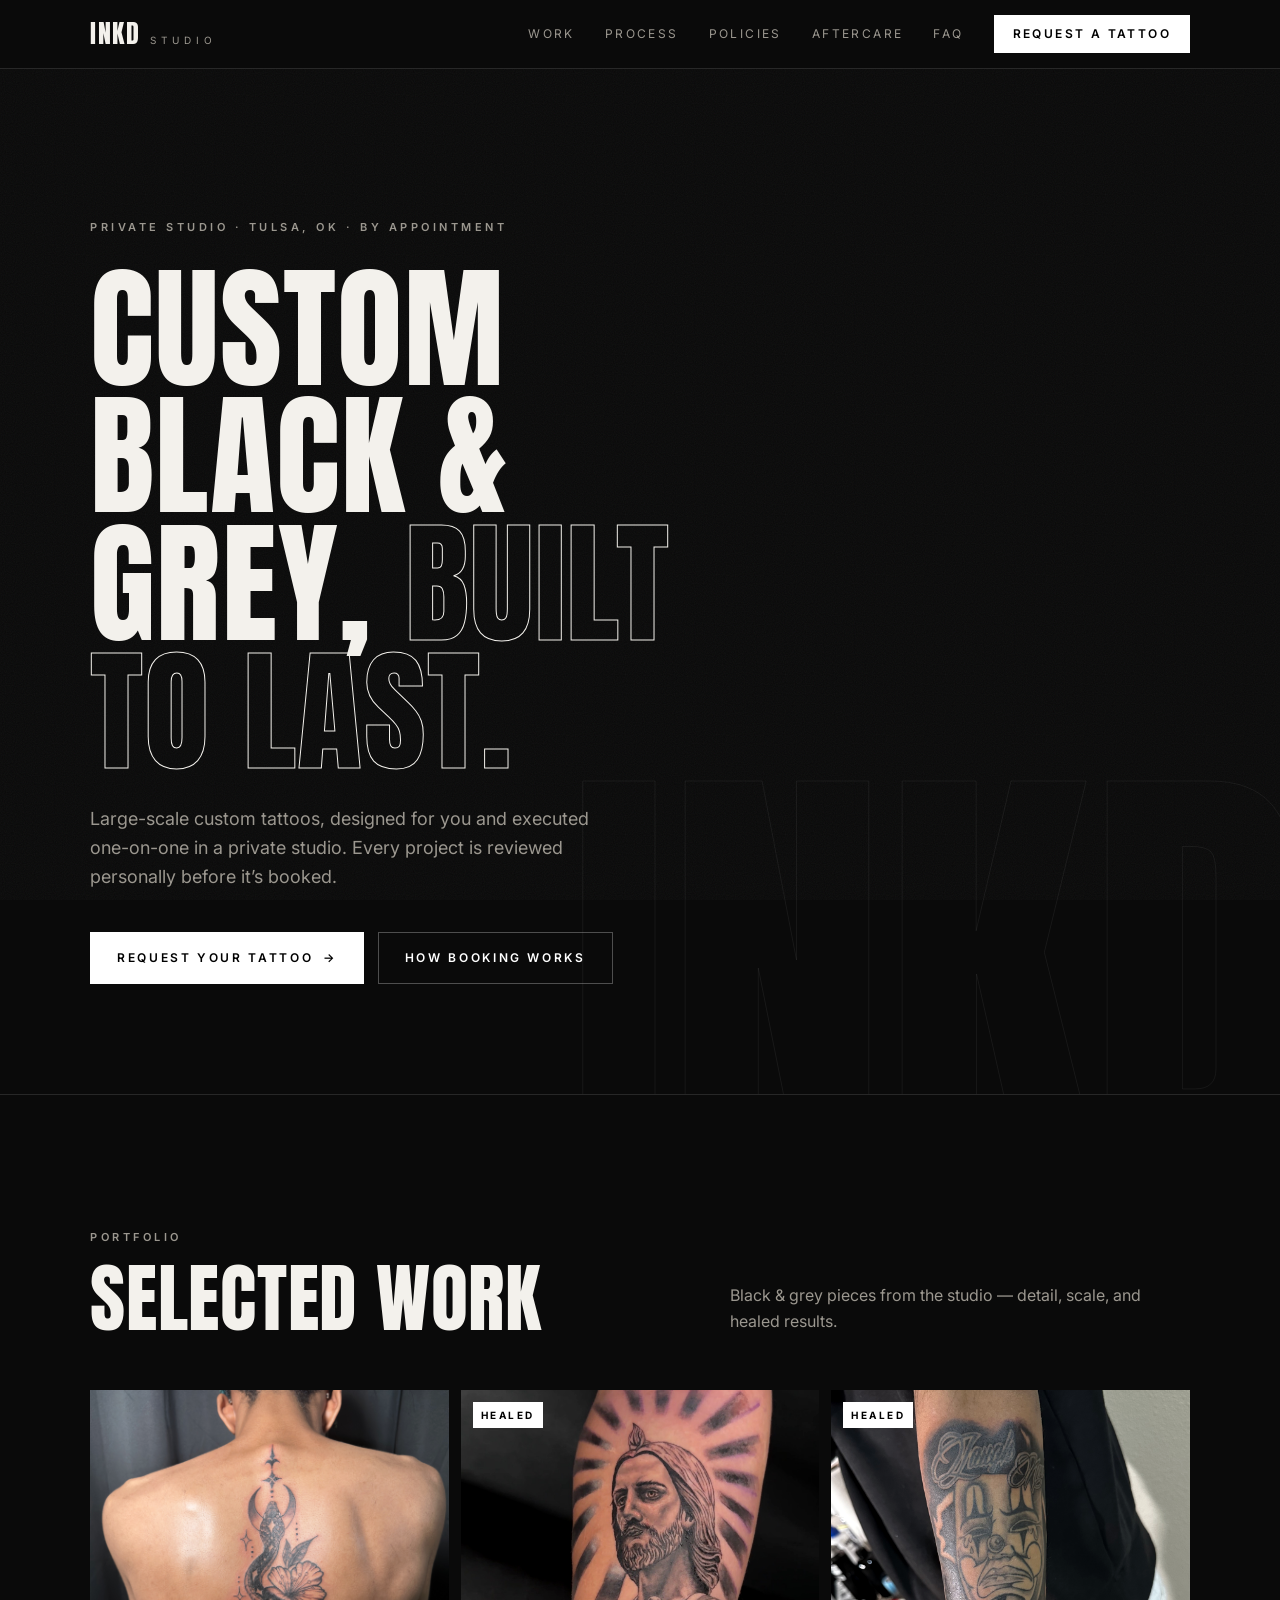
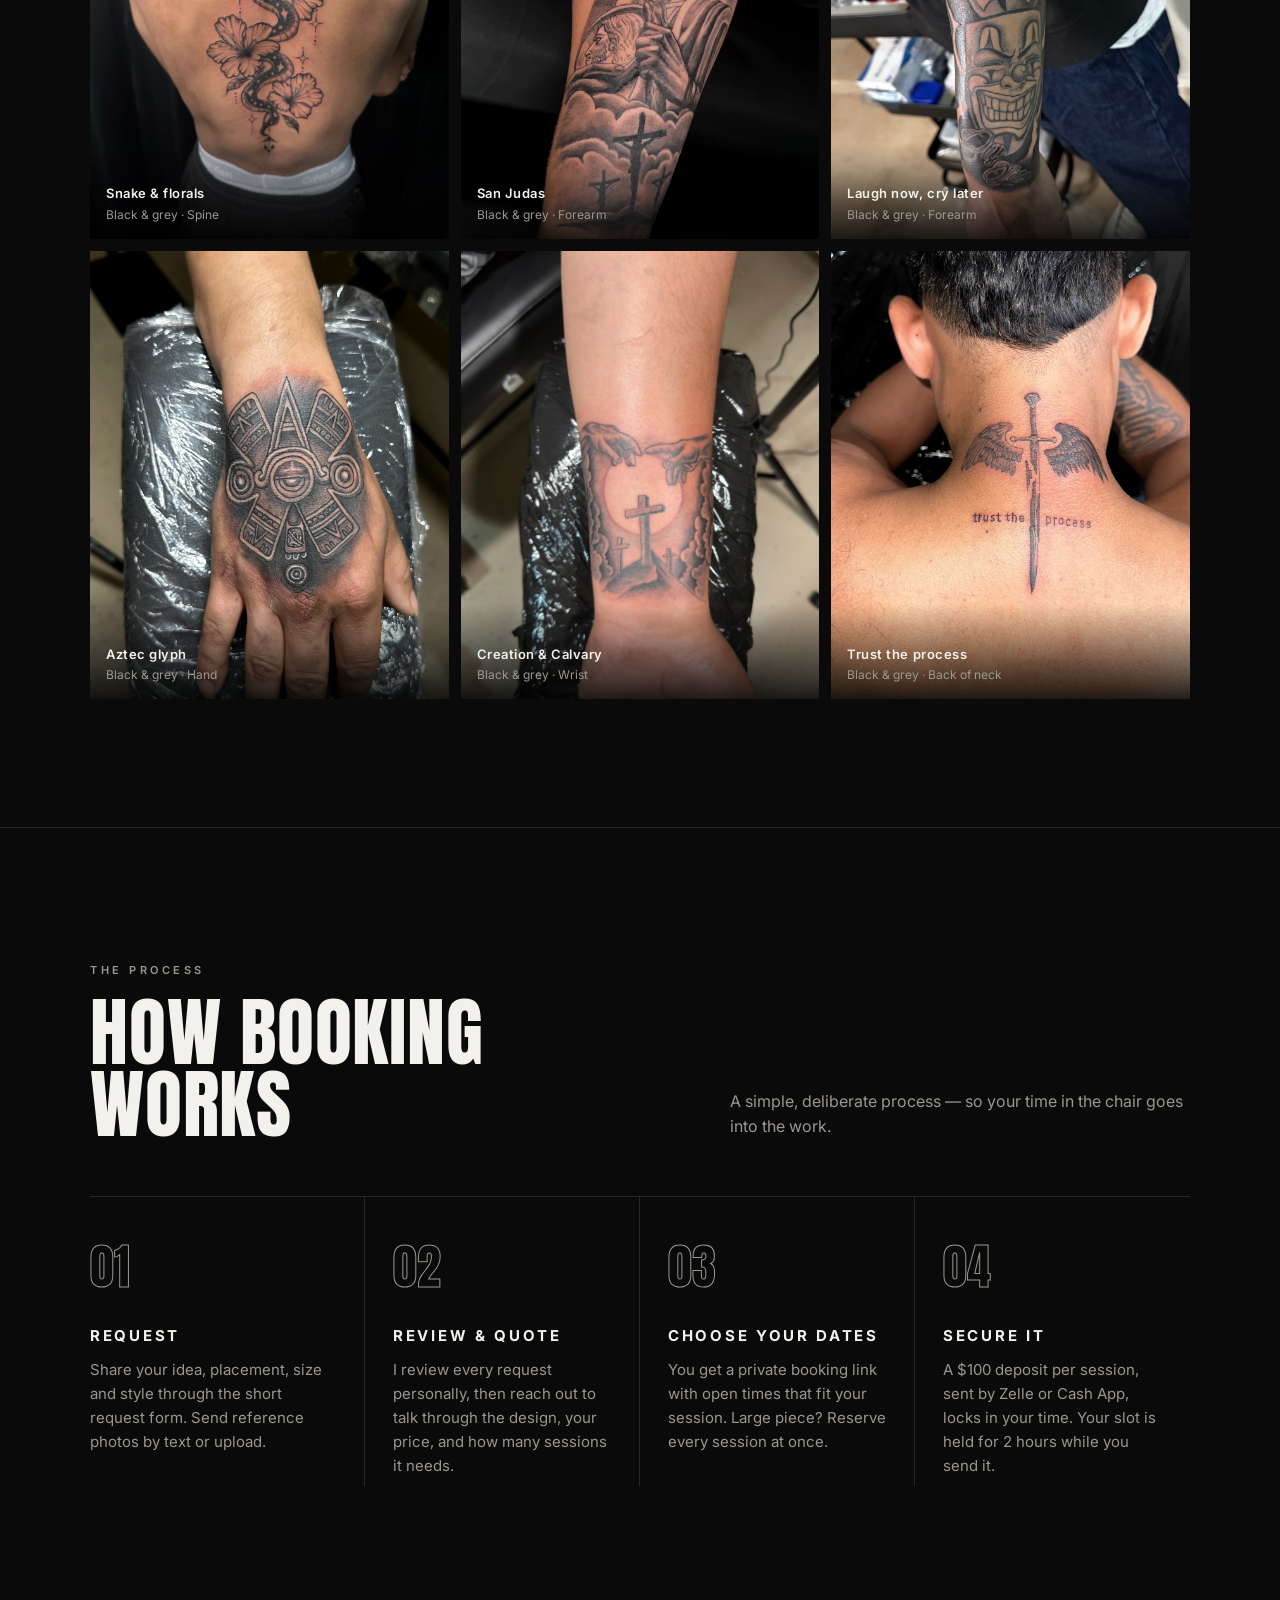
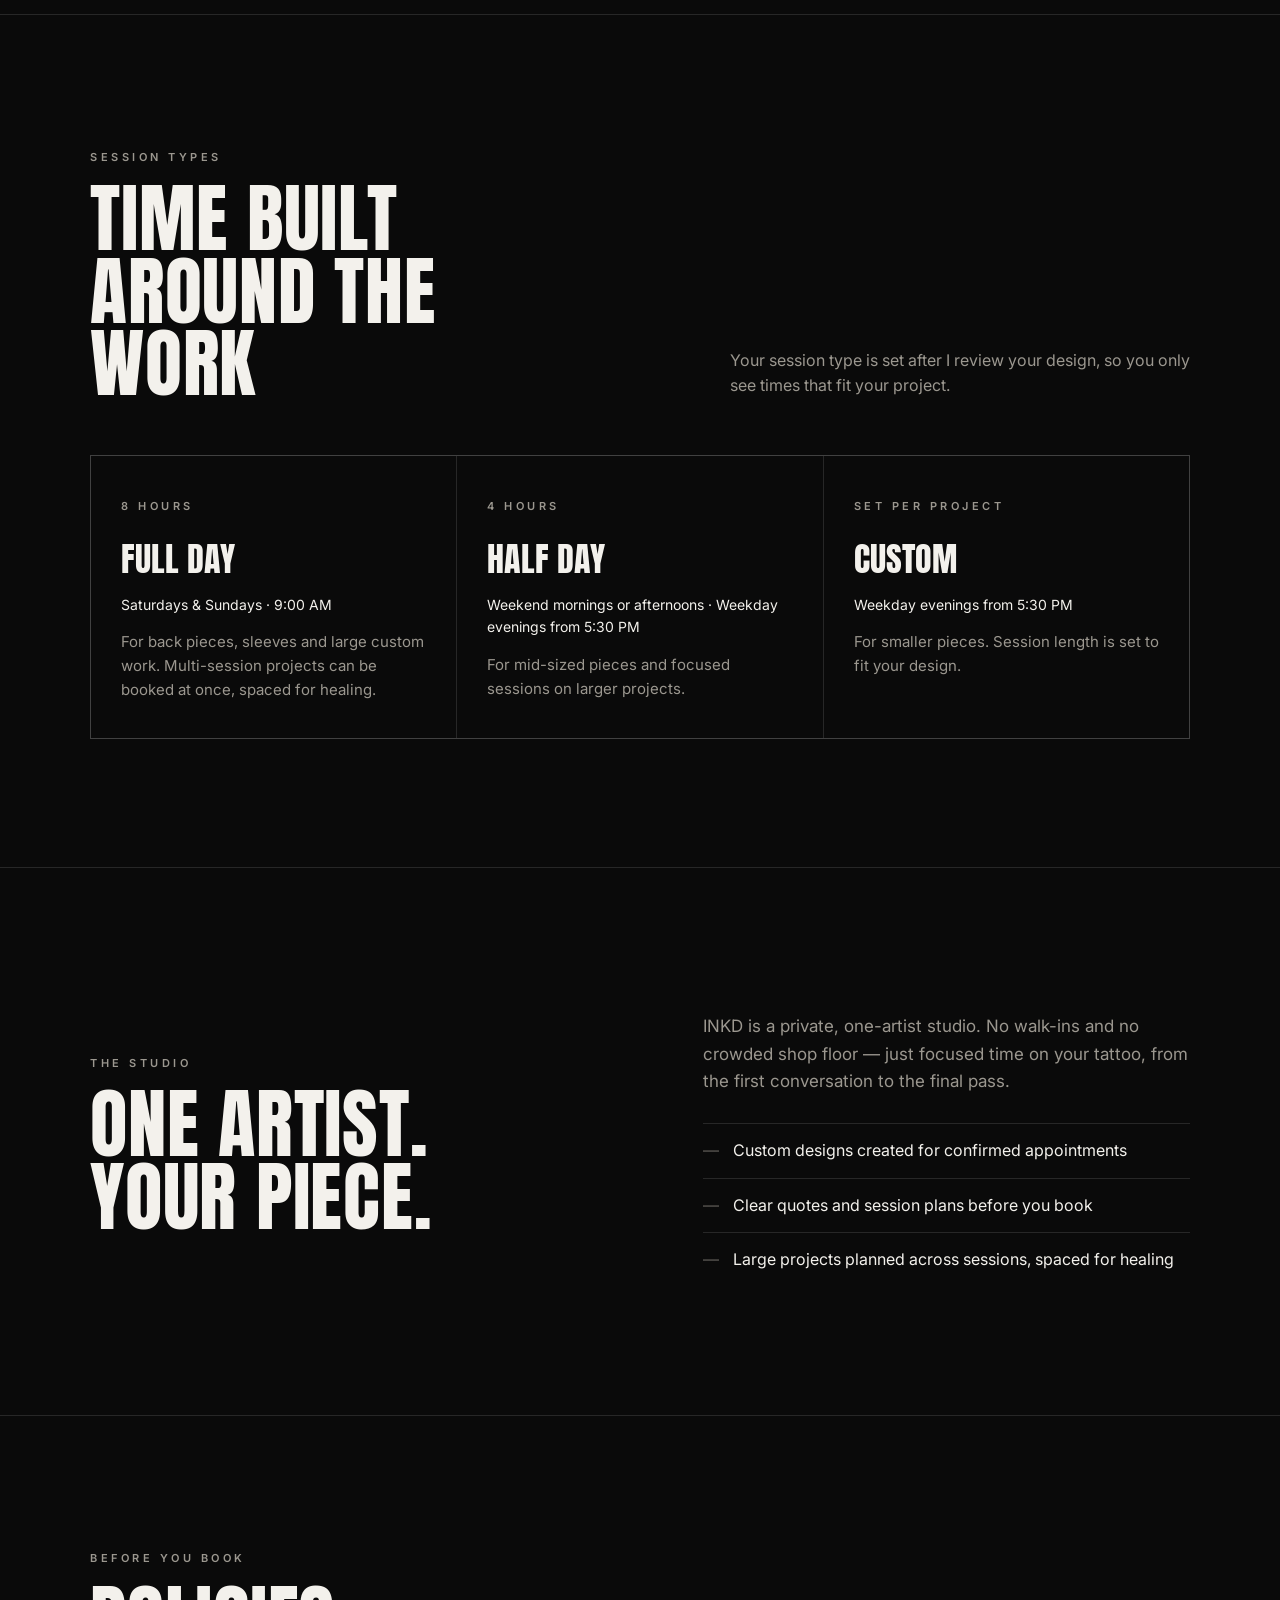
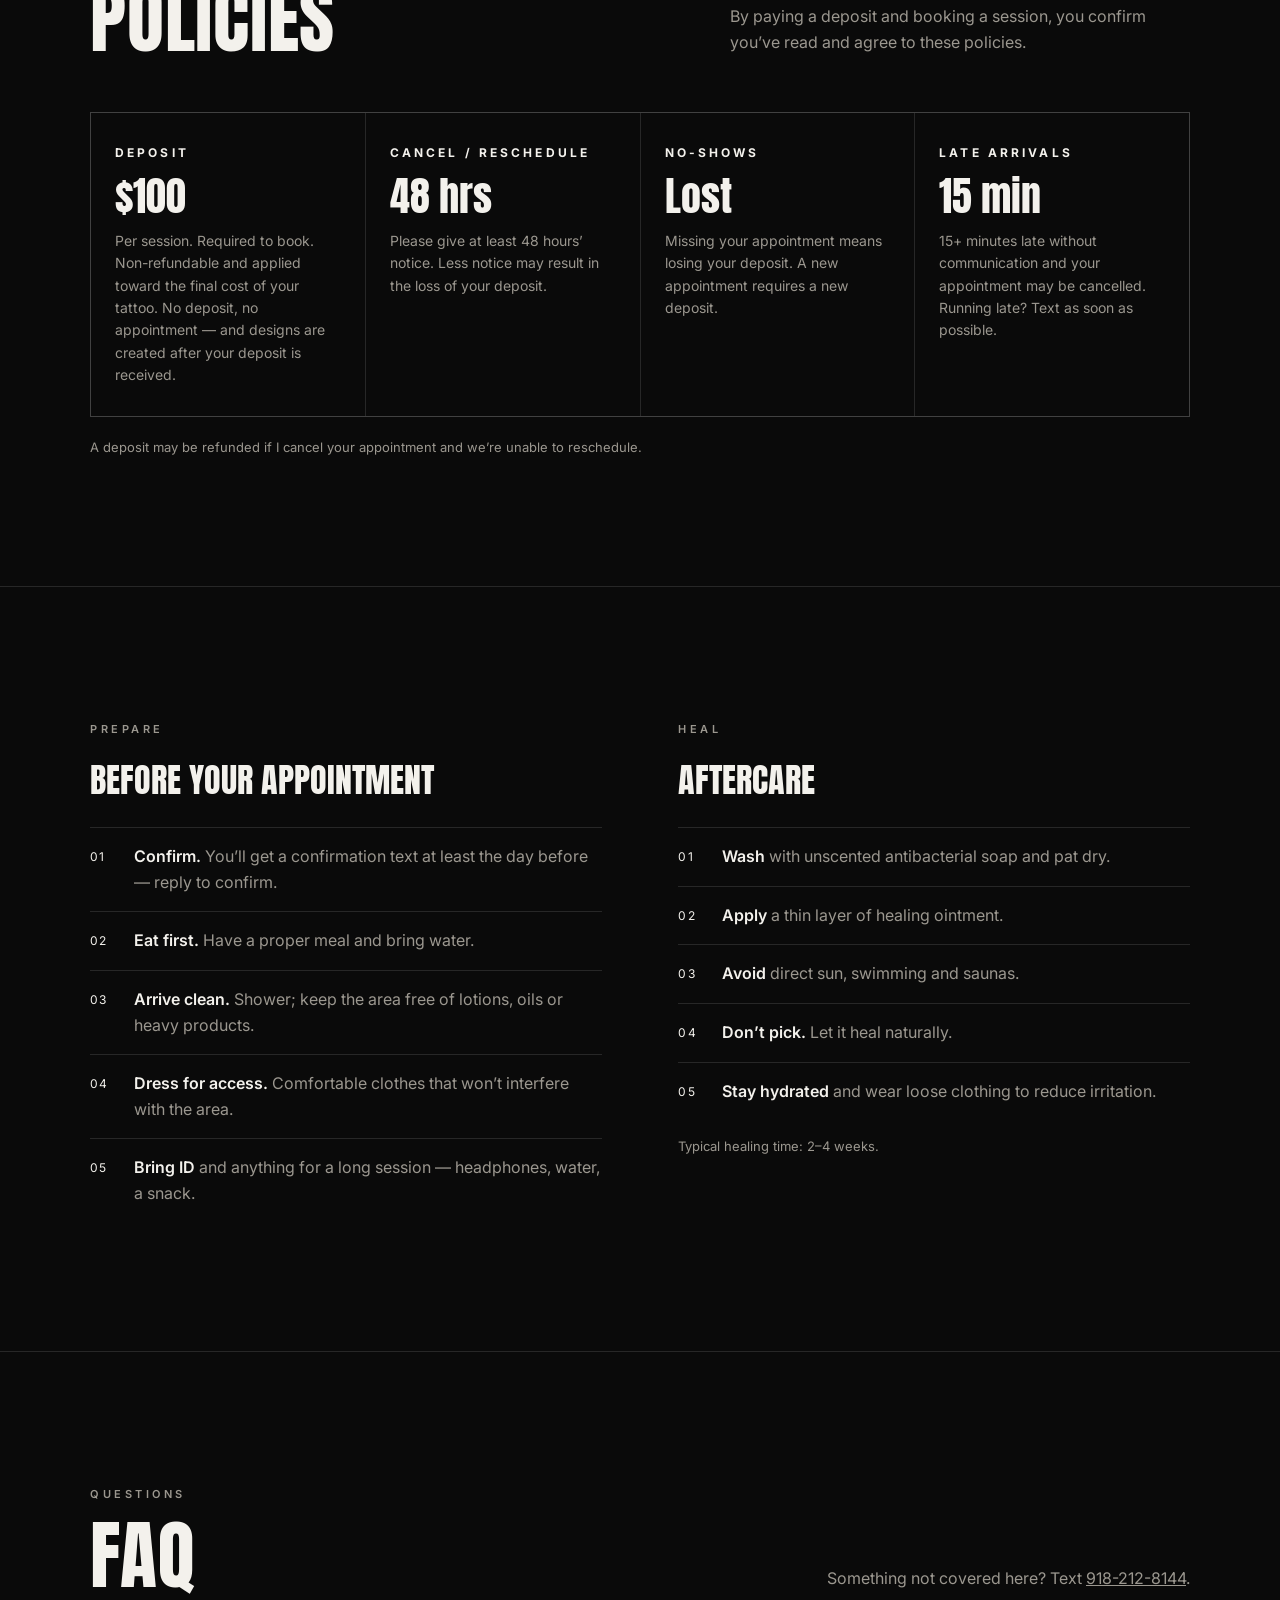
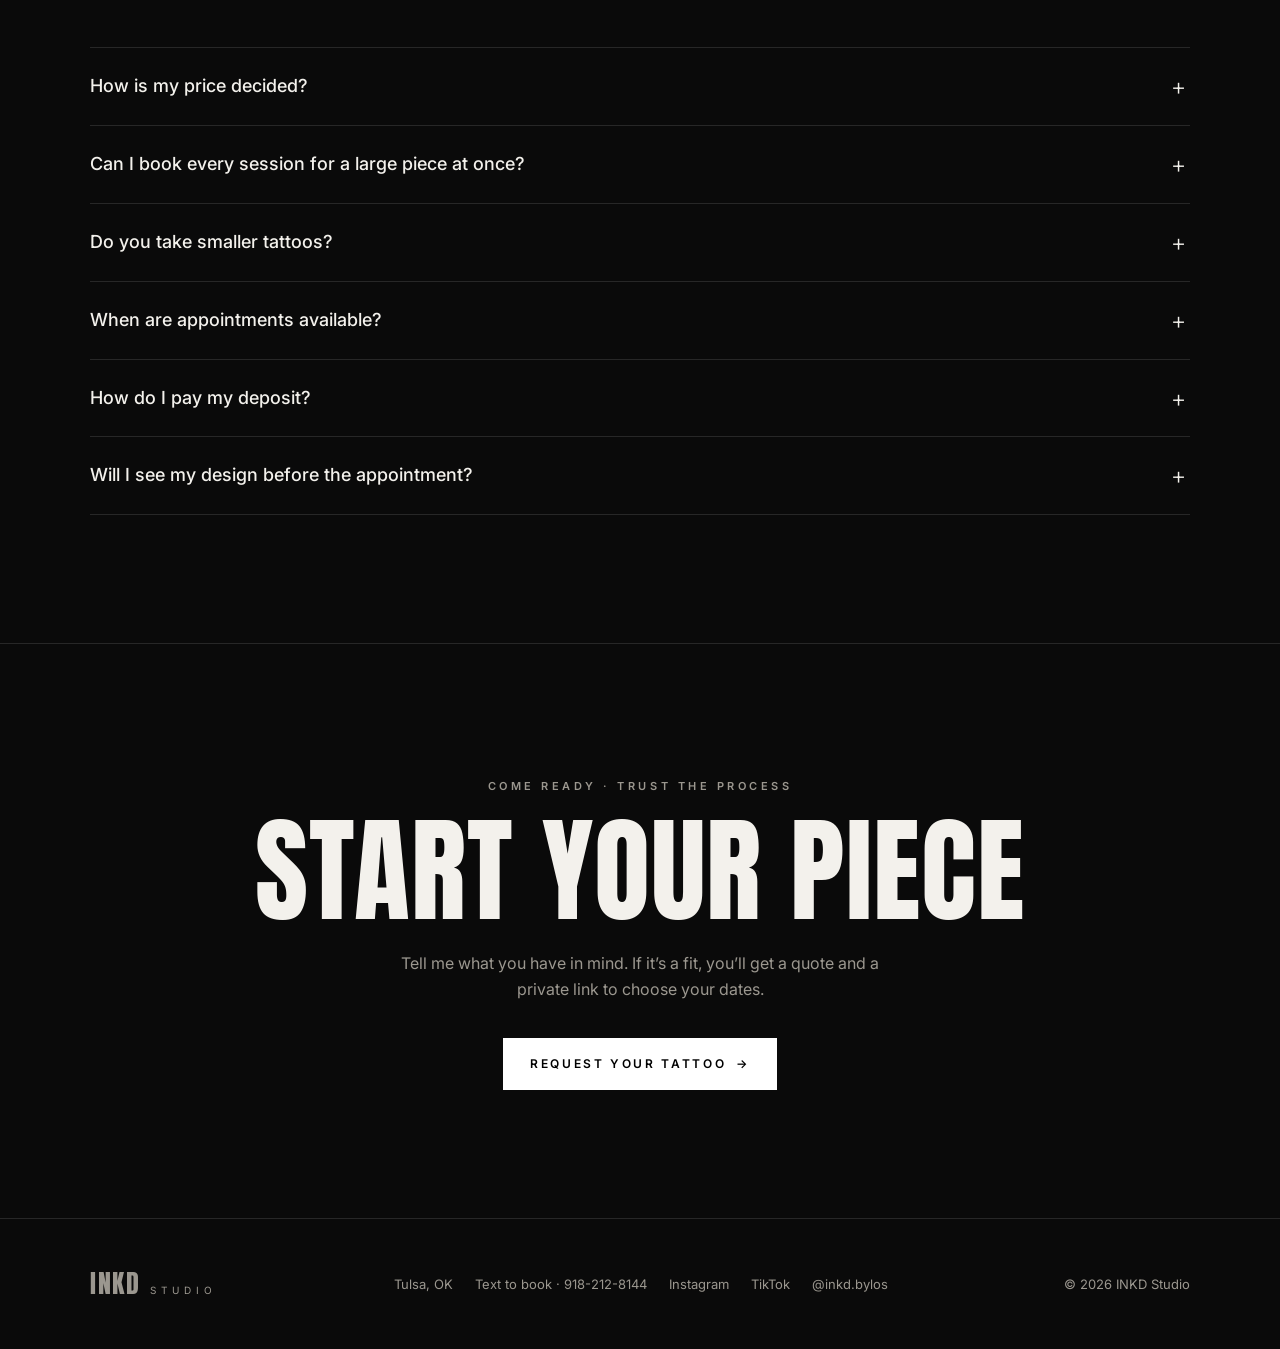
<file: index.html>
<!doctype html>
<html lang="en">
<head>
  <meta charset="utf-8">
  <meta name="viewport" content="width=device-width, initial-scale=1">
  <title>INKD Studio · Custom Black & Grey Tattoos · Tulsa, OK</title>
  <meta name="description" content="Large-scale custom black and grey tattoos in a private, one-artist studio in Tulsa, Oklahoma. By appointment only.">
  <meta property="og:title" content="INKD Studio · Custom Black & Grey Tattoos">
  <meta property="og:description" content="Private studio in Tulsa, OK. Large-scale custom work by appointment.">
  <meta name="theme-color" content="#0a0a0a">
  <link rel="icon" href="data:image/svg+xml,%3Csvg xmlns='http://www.w3.org/2000/svg' viewBox='0 0 64 64'%3E%3Crect width='64' height='64' fill='%230a0a0a'/%3E%3Ctext x='32' y='46' font-family='Impact,sans-serif' font-size='40' fill='%23fff' text-anchor='middle'%3EI%3C/text%3E%3C/svg%3E">
  <link rel="preconnect" href="https://fonts.googleapis.com">
  <link rel="preconnect" href="https://fonts.gstatic.com" crossorigin>
  <link href="https://fonts.googleapis.com/css2?family=Anton&family=Inter:wght@400;500;600;700&display=swap" rel="stylesheet">
  <link rel="stylesheet" href="styles.css">
</head>
<body>
  <header class="site-header">
    <div class="wrap">
      <a class="wordmark" href="#top" aria-label="INKD Studio home"><b>INKD</b><span>STUDIO</span></a>
      <button class="nav-toggle" aria-label="Open menu" aria-expanded="false"><span></span><span></span></button>
      <nav class="nav" aria-label="Main">
        <a href="#work" data-needs-gallery>Work</a>
        <a href="#process">Process</a>
        <a href="#policies">Policies</a>
        <a href="#aftercare">Aftercare</a>
        <a href="#faq">FAQ</a>
        <a class="btn" data-link="inquiry" href="#">Request a tattoo</a>
      </nav>
    </div>
  </header>

  <main id="top">
    <!-- HERO -->
    <section class="hero" style="position:relative">
      <div class="wrap">
        <span class="label">Private studio · Tulsa, OK · By appointment</span>
        <h1 class="display">Custom black &amp; grey, <em>built to last.</em></h1>
        <p>Large-scale custom tattoos, designed for you and executed one-on-one in a private studio. Every project is reviewed personally before it’s booked.</p>
        <div class="actions">
          <a class="btn" data-link="inquiry" href="#">Request your tattoo <span class="arrow">→</span></a>
          <a class="btn btn--ghost" href="#process">How booking works</a>
        </div>
      </div>
      <div class="hero-mark" aria-hidden="true">INKD</div>
    </section>

    <!-- WORK (hidden until photos are added in config.js) -->
    <section id="work" class="hide">
      <div class="wrap">
        <div class="sec-head">
          <div><span class="label">Portfolio</span><h2 class="display">Selected work</h2></div>
          <p>Black &amp; grey pieces from the studio — detail, scale, and healed results.</p>
        </div>
        <div class="gallery" id="gallery"></div>
      </div>
    </section>

    <!-- PROCESS -->
    <section id="process">
      <div class="wrap">
        <div class="sec-head">
          <div><span class="label">The process</span><h2 class="display">How booking works</h2></div>
          <p>A simple, deliberate process — so your time in the chair goes into the work.</p>
        </div>
        <div class="steps-grid">
          <div class="step">
            <div class="num">01</div>
            <h3>Request</h3>
            <p>Share your idea, placement, size and style through the short request form. Send reference photos by text or upload.</p>
          </div>
          <div class="step">
            <div class="num">02</div>
            <h3>Review &amp; quote</h3>
            <p>I review every request personally, then reach out to talk through the design, your price, and how many sessions it needs.</p>
          </div>
          <div class="step">
            <div class="num">03</div>
            <h3>Choose your dates</h3>
            <p>You get a private booking link with open times that fit your session. Large piece? Reserve every session at once.</p>
          </div>
          <div class="step">
            <div class="num">04</div>
            <h3>Secure it</h3>
            <p>A $100 deposit per session, sent by Zelle or Cash App, locks in your time. Your slot is held for 2 hours while you send it.</p>
          </div>
        </div>
      </div>
    </section>

    <!-- SESSIONS -->
    <section id="sessions">
      <div class="wrap">
        <div class="sec-head">
          <div><span class="label">Session types</span><h2 class="display">Time built around the work</h2></div>
          <p>Your session type is set after I review your design, so you only see times that fit your project.</p>
        </div>
        <div class="sessions">
          <div class="session">
            <span class="label">8 hours</span>
            <h3>Full day</h3>
            <div class="when">Saturdays &amp; Sundays · 9:00 AM</div>
            <p>For back pieces, sleeves and large custom work. Multi-session projects can be booked at once, spaced for healing.</p>
          </div>
          <div class="session">
            <span class="label">4 hours</span>
            <h3>Half day</h3>
            <div class="when">Weekend mornings or afternoons · Weekday evenings from 5:30 PM</div>
            <p>For mid-sized pieces and focused sessions on larger projects.</p>
          </div>
          <div class="session">
            <span class="label">Set per project</span>
            <h3>Custom</h3>
            <div class="when">Weekday evenings from 5:30 PM</div>
            <p>For smaller pieces. Session length is set to fit your design.</p>
          </div>
        </div>
      </div>
    </section>

    <!-- STUDIO -->
    <section id="studio">
      <div class="wrap band">
        <div>
          <span class="label">The studio</span>
          <h2 class="display">One artist.<br>Your piece.</h2>
        </div>
        <div>
          <p>INKD is a private, one-artist studio. No walk-ins and no crowded shop floor — just focused time on your tattoo, from the first conversation to the final pass.</p>
          <ul>
            <li>Custom designs created for confirmed appointments</li>
            <li>Clear quotes and session plans before you book</li>
            <li>Large projects planned across sessions, spaced for healing</li>
          </ul>
        </div>
      </div>
    </section>

    <!-- POLICIES -->
    <section id="policies">
      <div class="wrap">
        <div class="sec-head">
          <div><span class="label">Before you book</span><h2 class="display">Policies</h2></div>
          <p>By paying a deposit and booking a session, you confirm you’ve read and agree to these policies.</p>
        </div>
        <div class="policy-grid">
          <div class="policy">
            <h3>Deposit</h3>
            <div class="big">$100</div>
            <p>Per session. Required to book. Non-refundable and applied toward the final cost of your tattoo. No deposit, no appointment — and designs are created after your deposit is received.</p>
          </div>
          <div class="policy">
            <h3>Cancel / reschedule</h3>
            <div class="big">48 hrs</div>
            <p>Please give at least 48 hours’ notice. Less notice may result in the loss of your deposit.</p>
          </div>
          <div class="policy">
            <h3>No-shows</h3>
            <div class="big">Lost</div>
            <p>Missing your appointment means losing your deposit. A new appointment requires a new deposit.</p>
          </div>
          <div class="policy">
            <h3>Late arrivals</h3>
            <div class="big">15 min</div>
            <p>15+ minutes late without communication and your appointment may be cancelled. Running late? Text as soon as possible.</p>
          </div>
        </div>
        <p class="note" style="margin-top:20px">A deposit may be refunded if I cancel your appointment and we’re unable to reschedule.</p>
      </div>
    </section>

    <!-- PREP + AFTERCARE -->
    <section id="aftercare">
      <div class="wrap two-col">
        <div>
          <span class="label">Prepare</span>
          <h3 class="sub-title">Before your appointment</h3>
          <ol class="numbered">
            <li><span><b>Confirm.</b> You’ll get a confirmation text at least the day before — reply to confirm.</span></li>
            <li><span><b>Eat first.</b> Have a proper meal and bring water.</span></li>
            <li><span><b>Arrive clean.</b> Shower; keep the area free of lotions, oils or heavy products.</span></li>
            <li><span><b>Dress for access.</b> Comfortable clothes that won’t interfere with the area.</span></li>
            <li><span><b>Bring ID</b> and anything for a long session — headphones, water, a snack.</span></li>
          </ol>
        </div>
        <div>
          <span class="label">Heal</span>
          <h3 class="sub-title">Aftercare</h3>
          <ol class="numbered">
            <li><span><b>Wash</b> with unscented antibacterial soap and pat dry.</span></li>
            <li><span><b>Apply</b> a thin layer of healing ointment.</span></li>
            <li><span><b>Avoid</b> direct sun, swimming and saunas.</span></li>
            <li><span><b>Don’t pick.</b> Let it heal naturally.</span></li>
            <li><span><b>Stay hydrated</b> and wear loose clothing to reduce irritation.</span></li>
          </ol>
          <p class="note" style="margin-top:16px">Typical healing time: 2–4 weeks.</p>
        </div>
      </div>
    </section>

    <!-- FAQ -->
    <section id="faq">
      <div class="wrap">
        <div class="sec-head">
          <div><span class="label">Questions</span><h2 class="display">FAQ</h2></div>
          <p>Something not covered here? Text <a data-link="sms" href="#">918-212-8144</a>.</p>
        </div>
        <div class="faq">
          <details><summary>How is my price decided?</summary>
            <p>After I review your idea, size, placement and level of detail, I’ll reach out with your quote and how many sessions the piece needs — before you book anything.</p></details>
          <details><summary>Can I book every session for a large piece at once?</summary>
            <p>Yes. Your booking link lets you reserve all of your sessions in one go. Sessions are spaced at least 3 weeks apart so each stage can heal.</p></details>
          <details><summary>Do you take smaller tattoos?</summary>
            <p>Yes. Smaller pieces are booked as custom-length weekday evening sessions.</p></details>
          <details><summary>When are appointments available?</summary>
            <p>Full days on Saturdays and Sundays, and weekday evenings from 5:30 PM. Your private booking link shows the real open times for your session type, up to 3 months ahead.</p></details>
          <details><summary>How do I pay my deposit?</summary>
            <p>By Zelle or Cash App. No payments are taken on this website — after you choose your time, you’ll see both options and have 2 hours to send your deposit.</p></details>
          <details><summary>Will I see my design before the appointment?</summary>
            <p>Designs are created for confirmed appointments, after your deposit is received. We can discuss and adjust the direction before your session.</p></details>
        </div>
      </div>
    </section>

    <!-- CTA -->
    <section class="cta">
      <div class="wrap">
        <span class="label">Come ready · Trust the process</span>
        <h2 class="display">Start your piece</h2>
        <p>Tell me what you have in mind. If it’s a fit, you’ll get a quote and a private link to choose your dates.</p>
        <a class="btn" data-link="inquiry" href="#">Request your tattoo <span class="arrow">→</span></a>
      </div>
    </section>
  </main>

  <footer class="site-footer">
    <div class="wrap">
      <a class="wordmark" href="#top"><b>INKD</b><span>STUDIO</span></a>
      <div class="footer-links">
        <span>Tulsa, OK</span>
        <a data-link="sms" href="#">Text to book · 918-212-8144</a>
        <a data-link="instagram" href="#" class="hide">Instagram</a>
        <a data-link="tiktok" href="#" class="hide">TikTok</a>
        <span data-handle></span>
      </div>
      <span>© <span data-year></span> INKD Studio</span>
    </div>
  </footer>

  <div class="lightbox" id="lightbox" role="dialog" aria-label="Photo"><img alt=""></div>

  <script src="config.js"></script>
  <script src="main.js"></script>
</body>
</html>
</file>
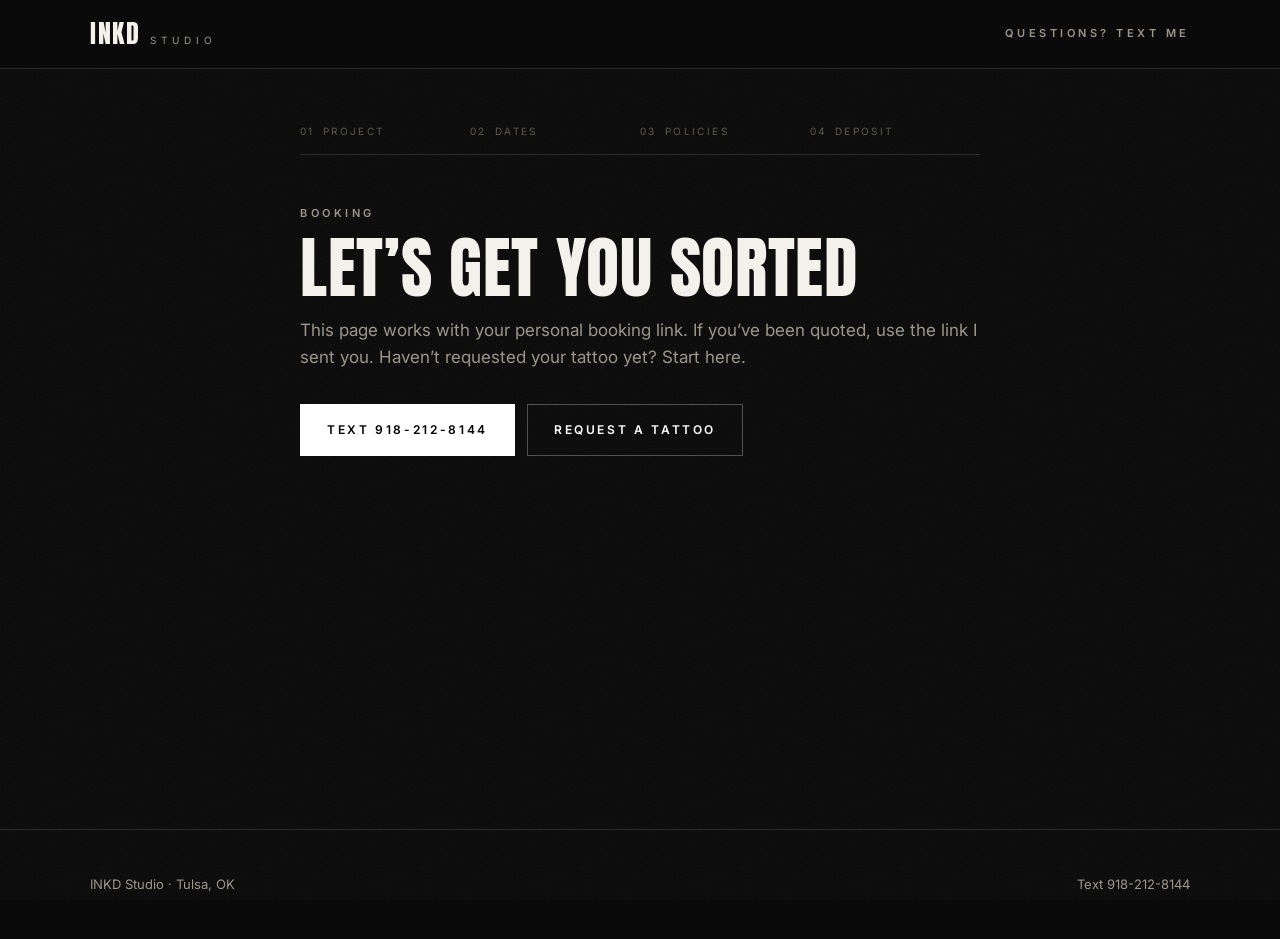
<file: book.html>
<!doctype html>
<html lang="en">
<head>
  <meta charset="utf-8">
  <meta name="viewport" content="width=device-width, initial-scale=1">
  <title>Book Your Session · INKD Studio</title>
  <meta name="robots" content="noindex">
  <meta name="theme-color" content="#0a0a0a">
  <link rel="icon" href="data:image/svg+xml,%3Csvg xmlns='http://www.w3.org/2000/svg' viewBox='0 0 64 64'%3E%3Crect width='64' height='64' fill='%230a0a0a'/%3E%3Ctext x='32' y='46' font-family='Impact,sans-serif' font-size='40' fill='%23fff' text-anchor='middle'%3EI%3C/text%3E%3C/svg%3E">
  <link rel="preconnect" href="https://fonts.googleapis.com">
  <link rel="preconnect" href="https://fonts.gstatic.com" crossorigin>
  <link href="https://fonts.googleapis.com/css2?family=Anton&family=Inter:wght@400;500;600;700&display=swap" rel="stylesheet">
  <link rel="stylesheet" href="styles.css">
</head>
<body>
  <header class="site-header">
    <div class="wrap">
      <a class="wordmark" href="index.html"><b>INKD</b><span>STUDIO</span></a>
      <a class="label" data-link="sms" href="#" style="text-decoration:none">Questions? Text me</a>
    </div>
  </header>

  <main class="book-main">
    <div class="book-wrap">
      <ol class="steps" hidden>
        <li><i>01</i><span>Project</span></li>
        <li><i>02</i><span>Dates</span></li>
        <li><i>03</i><span>Policies</span></li>
        <li><i>04</i><span>Deposit</span></li>
      </ol>

      <!-- Loading -->
      <div class="view" id="view-loading"><div class="loader">Loading your booking…</div></div>

      <!-- Error -->
      <div class="view" id="view-error" hidden>
        <span class="label">Booking</span>
        <h1 class="display">Let’s get you sorted</h1>
        <p class="lead" id="error-msg"></p>
        <div style="display:flex;flex-wrap:wrap;gap:12px">
          <a class="btn" data-link="sms" href="#">Text 918-212-8144</a>
          <a class="btn btn--ghost hide" id="error-start" data-link="inquiry" href="#">Request a tattoo</a>
        </div>
      </div>

      <!-- Step 1: Project -->
      <div class="view" id="view-project" hidden>
        <span class="label">Your project</span>
        <h1 class="display" id="project-hello"></h1>
        <p class="lead">Here’s what we agreed on. Next, you’ll choose the date<span data-plural>s</span> that work for you.</p>
        <div class="card"><dl class="kv" id="project-details"></dl></div>
        <button class="btn btn--block" id="to-dates">Choose my date<span data-plural>s</span> <span class="arrow">→</span></button>
      </div>

      <!-- Step 2: Dates -->
      <div class="view" id="view-dates" hidden>
        <span class="label">Choose your time</span>
        <h1 class="display">Pick your date<span data-plural>s</span></h1>
        <p class="lead" id="dates-lead"></p>
        <div id="no-slots" class="card hide">
          <p style="margin:0">There are no open times that fit this session right now. Text <a data-link="sms" href="#">918-212-8144</a> and I’ll find a date with you.</p>
        </div>
        <div id="picker">
          <div class="cal">
            <div class="cal-head">
              <button class="cal-nav" id="cal-prev" aria-label="Previous month">←</button>
              <b id="cal-title"></b>
              <button class="cal-nav" id="cal-next" aria-label="Next month">→</button>
            </div>
            <div class="cal-grid" id="cal-grid"></div>
          </div>
          <div class="times" id="times"></div>
          <div class="tray">
            <span class="label" id="tray-title"></span>
            <ul class="tray-list" id="tray-list"></ul>
            <button class="btn btn--block" id="to-review" disabled>Review &amp; continue <span class="arrow">→</span></button>
          </div>
        </div>
        <p class="note">All times are Central Time (Tulsa).</p>
      </div>

      <!-- Step 3: Review + policies -->
      <div class="view" id="view-review" hidden>
        <span class="label">Review</span>
        <h1 class="display">Almost there</h1>
        <p class="lead">Check your session<span data-plural>s</span> and review the booking policies.</p>
        <div class="card">
          <ul class="tray-list" id="review-list" style="margin:0"></ul>
          <div class="total"><span class="label">Deposit due</span><b id="review-total"></b></div>
          <p class="note" id="review-note"></p>
        </div>
        <div class="card">
          <span class="label">Booking policies</span>
          <ol class="numbered" style="margin-top:14px">
            <li><span><b>Deposit:</b> $100 per session, required to book. Non-refundable and applied toward the final cost of your tattoo.</span></li>
            <li><span><b>Reschedule / cancel:</b> at least 48 hours’ notice. Less notice may result in the loss of your deposit.</span></li>
            <li><span><b>No-shows:</b> result in the loss of your deposit. A new appointment requires a new deposit.</span></li>
            <li><span><b>Late arrivals:</b> 15+ minutes late without communication — your appointment may be cancelled.</span></li>
            <li><span><b>Hold:</b> your time is held for 2 hours. If the deposit isn’t received, the time is released.</span></li>
          </ol>
          <p class="note"><a href="index.html#policies" target="_blank" rel="noopener">Read the full policies</a></p>
        </div>
        <label class="check"><input type="checkbox" id="agree"><span>I’ve read and agree to the INKD Studio booking policies.</span></label>
        <div id="review-error" class="alert hide"></div>
        <button class="btn btn--block" id="hold-btn" disabled>Hold my session<span data-plural>s</span> <span class="arrow">→</span></button>
        <p style="margin-top:14px"><button class="btn btn--ghost btn--block" id="back-dates">← Change dates</button></p>
      </div>

      <!-- Step 4: Deposit -->
      <div class="view" id="view-deposit" hidden>
        <span class="label">Secure your time</span>
        <h1 class="display">Send your deposit</h1>
        <p class="lead" id="deposit-lead"></p>
        <div id="deposit-body"></div>
      </div>

      <!-- Returning client status -->
      <div class="view" id="view-status" hidden>
        <span class="label">Your bookings</span>
        <h1 class="display" id="status-hello"></h1>
        <div class="card"><ul class="tray-list" id="status-list" style="margin:0"></ul></div>
        <div id="status-pay"></div>
        <button class="btn btn--block hide" id="status-more">Choose remaining date(s) <span class="arrow">→</span></button>
      </div>
    </div>
  </main>

  <footer class="site-footer">
    <div class="wrap">
      <span>INKD Studio · Tulsa, OK</span>
      <a data-link="sms" href="#">Text 918-212-8144</a>
    </div>
  </footer>

  <script src="config.js"></script>
  <script src="main.js"></script>
  <script src="book.js"></script>
</body>
</html>
</file>
<file: styles.css>
/* INKD Studio — shared styles */
:root {
  --bg: #0a0a0a;
  --bg-2: #111111;
  --panel: #141414;
  --line: rgba(255, 255, 255, 0.12);
  --line-strong: rgba(255, 255, 255, 0.28);
  --text: #f3f1ec;
  --muted: #9b978f;
  --dim: #5d5a55;
  --accent: #ffffff;
  --ok: #cfe8c9;
  --warn: #f1dfa6;
  --display: 'Anton', 'Impact', sans-serif;
  --body: 'Inter', system-ui, -apple-system, 'Segoe UI', sans-serif;
  --wrap: 1180px;
  --gutter: clamp(16px, 4vw, 40px);
}

*, *::before, *::after { box-sizing: border-box; }
html { scroll-behavior: smooth; -webkit-text-size-adjust: 100%; }
body {
  margin: 0;
  background: var(--bg);
  color: var(--text);
  font-family: var(--body);
  font-size: 16px;
  line-height: 1.6;
  -webkit-font-smoothing: antialiased;
}
body::before { /* subtle grain for depth */
  content: '';
  position: fixed; inset: 0; pointer-events: none; z-index: 0; opacity: .05;
  background-image: url("data:image/svg+xml,%3Csvg xmlns='http://www.w3.org/2000/svg' width='160' height='160'%3E%3Cfilter id='n'%3E%3CfeTurbulence type='fractalNoise' baseFrequency='.9' numOctaves='2'/%3E%3C/filter%3E%3Crect width='100%25' height='100%25' filter='url(%23n)'/%3E%3C/svg%3E");
}
main, header, footer { position: relative; z-index: 1; }
img { max-width: 100%; display: block; }
a { color: inherit; }
::selection { background: #fff; color: #000; }

.wrap { max-width: var(--wrap); margin: 0 auto; padding: 0 var(--gutter); }
.label {
  font-size: 11px; letter-spacing: .32em; text-transform: uppercase; color: var(--muted); font-weight: 600;
}
.display {
  font-family: var(--display); text-transform: uppercase; letter-spacing: .01em; line-height: .95; font-weight: 400;
}
.muted { color: var(--muted); }
.hide { display: none !important; }

/* Buttons */
.btn {
  display: inline-flex; align-items: center; justify-content: center; gap: 10px;
  padding: 16px 26px; min-height: 52px;
  font: 600 12px/1 var(--body); letter-spacing: .22em; text-transform: uppercase; text-decoration: none;
  border: 1px solid var(--accent); background: var(--accent); color: #000; cursor: pointer;
  transition: background .2s, color .2s, opacity .2s;
}
.btn:hover { background: transparent; color: var(--accent); }
.btn--ghost { background: transparent; color: var(--accent); border-color: var(--line-strong); }
.btn--ghost:hover { border-color: var(--accent); }
.btn--block { width: 100%; }
.btn[disabled] { opacity: .35; cursor: not-allowed; pointer-events: none; }
.btn .arrow { transition: transform .2s; }
.btn:hover .arrow { transform: translateX(4px); }

/* Header */
.site-header {
  position: sticky; top: 0; z-index: 20;
  background: rgba(10, 10, 10, .82); backdrop-filter: blur(12px); -webkit-backdrop-filter: blur(12px);
  border-bottom: 1px solid var(--line);
}
.site-header .wrap { display: flex; align-items: center; justify-content: space-between; height: 68px; }
.wordmark { text-decoration: none; display: flex; align-items: baseline; gap: 10px; }
.wordmark b { font-family: var(--display); font-weight: 400; font-size: 26px; letter-spacing: .06em; }
.wordmark span { font-size: 10px; letter-spacing: .5em; color: var(--muted); }
.nav { display: flex; align-items: center; gap: 30px; }
.nav a { text-decoration: none; font-size: 12px; letter-spacing: .2em; text-transform: uppercase; color: var(--muted); }
.nav a:hover { color: var(--text); }
.nav .btn { padding: 12px 18px; min-height: 0; color: #000; }
.nav .btn:hover { color: var(--accent); }
.nav-toggle { display: none; background: none; border: 0; color: var(--text); padding: 10px; cursor: pointer; }
.nav-toggle span { display: block; width: 22px; height: 1px; background: currentColor; margin: 6px 0; }

@media (max-width: 860px) {
  .nav-toggle { display: block; }
  .nav {
    position: absolute; top: 68px; left: 0; right: 0; flex-direction: column; align-items: stretch; gap: 0;
    background: var(--bg); border-bottom: 1px solid var(--line); padding: 8px var(--gutter) 20px; display: none;
  }
  .nav.open { display: flex; }
  .nav a { padding: 14px 0; border-bottom: 1px solid var(--line); }
  .nav .btn { margin-top: 14px; padding: 16px; border-bottom: 0; }
}

/* Hero */
.hero { padding: clamp(72px, 12vw, 150px) 0 clamp(64px, 9vw, 110px); border-bottom: 1px solid var(--line); overflow: hidden; }
.hero .label { margin-bottom: 28px; display: block; }
.hero h1 { font-size: clamp(54px, 10.5vw, 148px); margin: 0 0 30px; max-width: 11ch; }
.hero h1 em { font-style: normal; -webkit-text-stroke: 1px var(--text); color: transparent; }
.hero p { max-width: 520px; color: var(--muted); font-size: 18px; margin: 0 0 40px; }
.hero .actions { display: flex; flex-wrap: wrap; gap: 14px; }
.hero-mark {
  position: absolute; right: -2vw; bottom: -4vw; font-family: var(--display); font-size: 34vw; line-height: .8;
  color: transparent; -webkit-text-stroke: 1px rgba(255,255,255,.06); pointer-events: none; user-select: none;
}

/* Sections */
section { padding: clamp(72px, 10vw, 128px) 0; border-bottom: 1px solid var(--line); }
.sec-head { display: grid; grid-template-columns: 1fr 1fr; gap: 40px; align-items: end; margin-bottom: 56px; }
.sec-head h2 { font-size: clamp(40px, 6vw, 76px); margin: 14px 0 0; }
.sec-head p { color: var(--muted); margin: 0; max-width: 460px; justify-self: end; }
@media (max-width: 760px) { .sec-head { grid-template-columns: 1fr; gap: 16px; } .sec-head p { justify-self: start; } }

/* Gallery */
.gallery { display: grid; grid-template-columns: repeat(3, 1fr); gap: 12px; }
.gallery figure { margin: 0; position: relative; overflow: hidden; background: var(--panel); cursor: zoom-in; aspect-ratio: 4 / 5; }
.gallery img { width: 100%; height: 100%; object-fit: cover; filter: grayscale(.15) contrast(1.05); transition: transform .6s ease, filter .6s; }
.gallery figure:hover img { transform: scale(1.04); filter: none; }
.gallery figcaption {
  position: absolute; left: 0; right: 0; bottom: 0; padding: 40px 16px 14px;
  background: linear-gradient(transparent, rgba(0,0,0,.85)); font-size: 13px;
}
.gallery figcaption b { display: block; font-weight: 600; letter-spacing: .04em; }
.gallery figcaption span { color: var(--muted); font-size: 12px; }
.tag-healed {
  position: absolute; top: 12px; left: 12px; font-size: 10px; letter-spacing: .25em; text-transform: uppercase;
  background: #fff; color: #000; padding: 5px 8px; font-weight: 700;
}
@media (max-width: 860px) { .gallery { grid-template-columns: repeat(2, 1fr); gap: 8px; } }

.lightbox {
  position: fixed; inset: 0; z-index: 50; background: rgba(0,0,0,.94); display: none;
  align-items: center; justify-content: center; padding: 24px; cursor: zoom-out;
}
.lightbox.open { display: flex; }
.lightbox img { max-height: 88vh; width: auto; }

/* Process */
.steps-grid { display: grid; grid-template-columns: repeat(4, 1fr); border-top: 1px solid var(--line); }
.step { padding: 32px 28px 8px 0; border-right: 1px solid var(--line); }
.step + .step { padding-left: 28px; }
.step:last-child { border-right: 0; }
.step .num { font-family: var(--display); font-size: 48px; color: transparent; -webkit-text-stroke: 1px var(--muted); }
.step h3 { font-size: 15px; letter-spacing: .18em; text-transform: uppercase; margin: 18px 0 10px; }
.step p { color: var(--muted); margin: 0; font-size: 15px; }
@media (max-width: 960px) {
  .steps-grid { grid-template-columns: 1fr 1fr; }
  .step:nth-child(2) { border-right: 0; }
  .step:nth-child(3) { padding-left: 0; }
  .step:nth-child(n+3) { border-top: 1px solid var(--line); }
}
@media (max-width: 560px) {
  .steps-grid { grid-template-columns: 1fr; }
  .step, .step + .step { border-right: 0; padding: 28px 0 24px; border-top: 1px solid var(--line); }
  .step:first-child { border-top: 0; }
}

/* Sessions */
.sessions { display: grid; grid-template-columns: repeat(3, 1fr); gap: 1px; background: var(--line); border: 1px solid var(--line); }
.session { background: var(--bg); padding: 36px 30px; }
.session h3 { font-family: var(--display); font-weight: 400; font-size: 34px; text-transform: uppercase; margin: 14px 0 8px; }
.session .when { font-size: 14px; color: var(--text); margin-bottom: 14px; }
.session p { color: var(--muted); font-size: 15px; margin: 0; }
@media (max-width: 860px) { .sessions { grid-template-columns: 1fr; } }

/* Studio band */
.band { display: grid; grid-template-columns: 1.1fr 1fr; gap: clamp(32px, 6vw, 80px); align-items: center; }
.band h2 { font-size: clamp(40px, 6vw, 80px); margin: 14px 0 0; }
.band p { color: var(--muted); font-size: 17px; }
.band ul { list-style: none; padding: 0; margin: 28px 0 0; }
.band li { padding: 14px 0; border-top: 1px solid var(--line); display: flex; gap: 14px; }
.band li::before { content: '—'; color: var(--dim); }
@media (max-width: 860px) { .band { grid-template-columns: 1fr; } }

/* Policies & lists */
.policy-grid { display: grid; grid-template-columns: repeat(4, 1fr); gap: 1px; background: var(--line); border: 1px solid var(--line); }
.policy { background: var(--bg); padding: 30px 24px; }
.policy h3 { font-size: 12px; letter-spacing: .26em; text-transform: uppercase; margin: 0 0 14px; }
.policy .big { font-family: var(--display); font-size: 40px; line-height: 1; margin-bottom: 14px; }
.policy p { color: var(--muted); font-size: 14px; margin: 0; }
@media (max-width: 960px) { .policy-grid { grid-template-columns: 1fr 1fr; } }
@media (max-width: 520px) { .policy-grid { grid-template-columns: 1fr; } }

.two-col { display: grid; grid-template-columns: 1fr 1fr; gap: clamp(32px, 6vw, 80px); }
@media (max-width: 860px) { .two-col { grid-template-columns: 1fr; } }
.numbered { list-style: none; counter-reset: n; padding: 0; margin: 0; }
.numbered li { counter-increment: n; display: grid; grid-template-columns: 44px 1fr; padding: 16px 0; border-top: 1px solid var(--line); color: var(--muted); }
.numbered li::before { content: counter(n, decimal-leading-zero); color: var(--text); font-size: 12px; letter-spacing: .1em; padding-top: 3px; }
.numbered b { color: var(--text); font-weight: 600; }
.sub-title { font-family: var(--display); font-size: 34px; text-transform: uppercase; font-weight: 400; margin: 12px 0 20px; }

/* FAQ */
.faq details { border-top: 1px solid var(--line); }
.faq details:last-child { border-bottom: 1px solid var(--line); }
.faq summary {
  list-style: none; cursor: pointer; padding: 24px 40px 24px 0; position: relative; font-size: 18px; font-weight: 500;
}
.faq summary::-webkit-details-marker { display: none; }
.faq summary::after { content: '+'; position: absolute; right: 4px; top: 20px; font-size: 24px; font-weight: 300; transition: transform .2s; }
.faq details[open] summary::after { transform: rotate(45deg); }
.faq details p { color: var(--muted); margin: 0 0 24px; max-width: 760px; }

/* CTA */
.cta { text-align: center; border-bottom: 0; }
.cta h2 { font-size: clamp(48px, 9vw, 120px); margin: 18px 0 26px; }
.cta p { color: var(--muted); max-width: 520px; margin: 0 auto 36px; }

/* Footer */
.site-footer { border-top: 1px solid var(--line); padding: 44px 0; font-size: 13px; color: var(--muted); }
.site-footer .wrap { display: flex; flex-wrap: wrap; justify-content: space-between; gap: 20px; align-items: center; }
.site-footer a { text-decoration: none; }
.site-footer a:hover { color: var(--text); }
.footer-links { display: flex; flex-wrap: wrap; gap: 22px; }

/* ===================== Booking page ===================== */
.book-main { padding: 40px 0 100px; min-height: calc(100vh - 140px); }
.book-wrap { max-width: 760px; margin: 0 auto; padding: 0 var(--gutter); }
.steps { display: flex; list-style: none; padding: 0; margin: 0 0 44px; border-bottom: 1px solid var(--line); }
.steps li { flex: 1; padding: 14px 0; font-size: 10px; letter-spacing: .24em; text-transform: uppercase; color: var(--dim); border-bottom: 2px solid transparent; margin-bottom: -1px; }
.steps li.is-done { color: var(--muted); }
.steps li.is-active { color: var(--text); border-color: var(--text); }
.steps li i { font-style: normal; margin-right: 8px; }
@media (max-width: 520px) { .steps li span { display: none; } .steps li { text-align: center; } .steps li i { margin: 0; } }

.view h1 { font-size: clamp(40px, 8vw, 68px); margin: 10px 0 18px; }
.view .lead { color: var(--muted); font-size: 17px; margin: 0 0 32px; }
.card { border: 1px solid var(--line); background: var(--panel); padding: 26px; margin-bottom: 20px; }
.kv { display: grid; grid-template-columns: 140px 1fr; gap: 12px 20px; margin: 0; }
.kv dt { font-size: 11px; letter-spacing: .22em; text-transform: uppercase; color: var(--muted); padding-top: 4px; }
.kv dd { margin: 0; }
@media (max-width: 520px) { .kv { grid-template-columns: 1fr; gap: 2px; } .kv dd { margin-bottom: 14px; } }

.loader { display: flex; align-items: center; gap: 14px; color: var(--muted); padding: 60px 0; }
.loader::before { content: ''; width: 18px; height: 18px; border: 1px solid var(--line-strong); border-top-color: var(--text); border-radius: 50%; animation: spin .9s linear infinite; }
@keyframes spin { to { transform: rotate(360deg); } }

/* calendar */
.cal { border: 1px solid var(--line); background: var(--panel); }
.cal-head { display: flex; align-items: center; justify-content: space-between; padding: 14px 16px; border-bottom: 1px solid var(--line); }
.cal-head b { font-family: var(--display); font-weight: 400; font-size: 24px; text-transform: uppercase; letter-spacing: .03em; }
.cal-nav { background: none; border: 1px solid var(--line); color: var(--text); width: 40px; height: 40px; cursor: pointer; font-size: 16px; }
.cal-nav[disabled] { opacity: .25; cursor: default; }
.cal-grid { display: grid; grid-template-columns: repeat(7, 1fr); gap: 4px; padding: 12px; }
.cal-dow { text-align: center; font-size: 10px; letter-spacing: .2em; color: var(--dim); padding: 6px 0; }
.cal-day {
  aspect-ratio: 1; display: flex; align-items: center; justify-content: center; font-size: 15px; position: relative;
  border: 1px solid transparent; background: none; color: var(--dim); font-family: var(--body);
}
button.cal-day { color: var(--text); border-color: var(--line-strong); cursor: pointer; }
button.cal-day:hover { border-color: var(--text); }
button.cal-day.is-active { background: var(--text); color: #000; }
button.cal-day.is-picked::after { content: ''; position: absolute; bottom: 6px; width: 5px; height: 5px; border-radius: 50%; background: currentColor; }
button.cal-day.is-blocked { color: var(--dim); border-style: dashed; border-color: var(--line); }

.times { margin-top: 18px; }
.times h3 { font-size: 12px; letter-spacing: .24em; text-transform: uppercase; color: var(--muted); font-weight: 600; margin: 0 0 12px; }
.time-btn {
  display: flex; width: 100%; justify-content: space-between; align-items: center; gap: 12px; text-align: left;
  padding: 18px 20px; margin-bottom: 8px; background: transparent; color: var(--text);
  border: 1px solid var(--line-strong); cursor: pointer; font: 500 15px var(--body);
}
.time-btn small { color: var(--muted); font-size: 11px; letter-spacing: .2em; text-transform: uppercase; }
.time-btn:hover { border-color: var(--text); }
.time-btn.is-picked { background: var(--text); color: #000; border-color: var(--text); }
.time-btn.is-picked small { color: #444; }
.time-btn[disabled] { opacity: .4; cursor: not-allowed; }
.note { font-size: 13px; color: var(--muted); margin: 8px 0 0; }

.tray { margin-top: 28px; border-top: 1px solid var(--line); padding-top: 20px; }
.tray-list { list-style: none; padding: 0; margin: 0 0 20px; }
.tray-list li { display: flex; justify-content: space-between; align-items: center; gap: 12px; padding: 12px 0; border-bottom: 1px solid var(--line); }
.tray-list button { background: none; border: 0; color: var(--muted); cursor: pointer; font-size: 12px; letter-spacing: .15em; text-transform: uppercase; }
.tray-list button:hover { color: var(--text); }

.check { display: flex; gap: 14px; align-items: flex-start; padding: 20px; border: 1px solid var(--line-strong); cursor: pointer; margin: 24px 0; }
.check input { width: 20px; height: 20px; margin: 2px 0 0; accent-color: #fff; flex: none; }

.pay-grid { display: grid; grid-template-columns: 1fr 1fr; gap: 12px; margin: 24px 0; }
@media (max-width: 600px) { .pay-grid { grid-template-columns: 1fr; } }
.pay { border: 1px solid var(--line-strong); padding: 24px; background: var(--panel); }
.pay h3 { font-family: var(--display); font-weight: 400; font-size: 30px; text-transform: uppercase; margin: 6px 0 14px; }
.pay .handle { font-size: 18px; font-weight: 600; word-break: break-all; }
.pay .who { color: var(--muted); font-size: 13px; margin: 4px 0 18px; }
.pay .btn { width: 100%; padding: 14px; min-height: 46px; }
.total { display: flex; justify-content: space-between; align-items: baseline; padding: 20px 0; border-top: 1px solid var(--line); border-bottom: 1px solid var(--line); }
.total b { font-family: var(--display); font-size: 44px; font-weight: 400; }
.timer { font-family: var(--display); font-size: 42px; letter-spacing: .04em; }
.chip { display: inline-block; font-size: 10px; letter-spacing: .22em; text-transform: uppercase; padding: 4px 8px; font-weight: 700; }
.chip--ok { background: var(--ok); color: #000; }
.chip--warn { background: var(--warn); color: #000; }
.alert { border: 1px solid var(--warn); color: var(--warn); padding: 14px 16px; margin: 16px 0; font-size: 14px; }
.next-steps { margin: 28px 0 0; }
</file>
